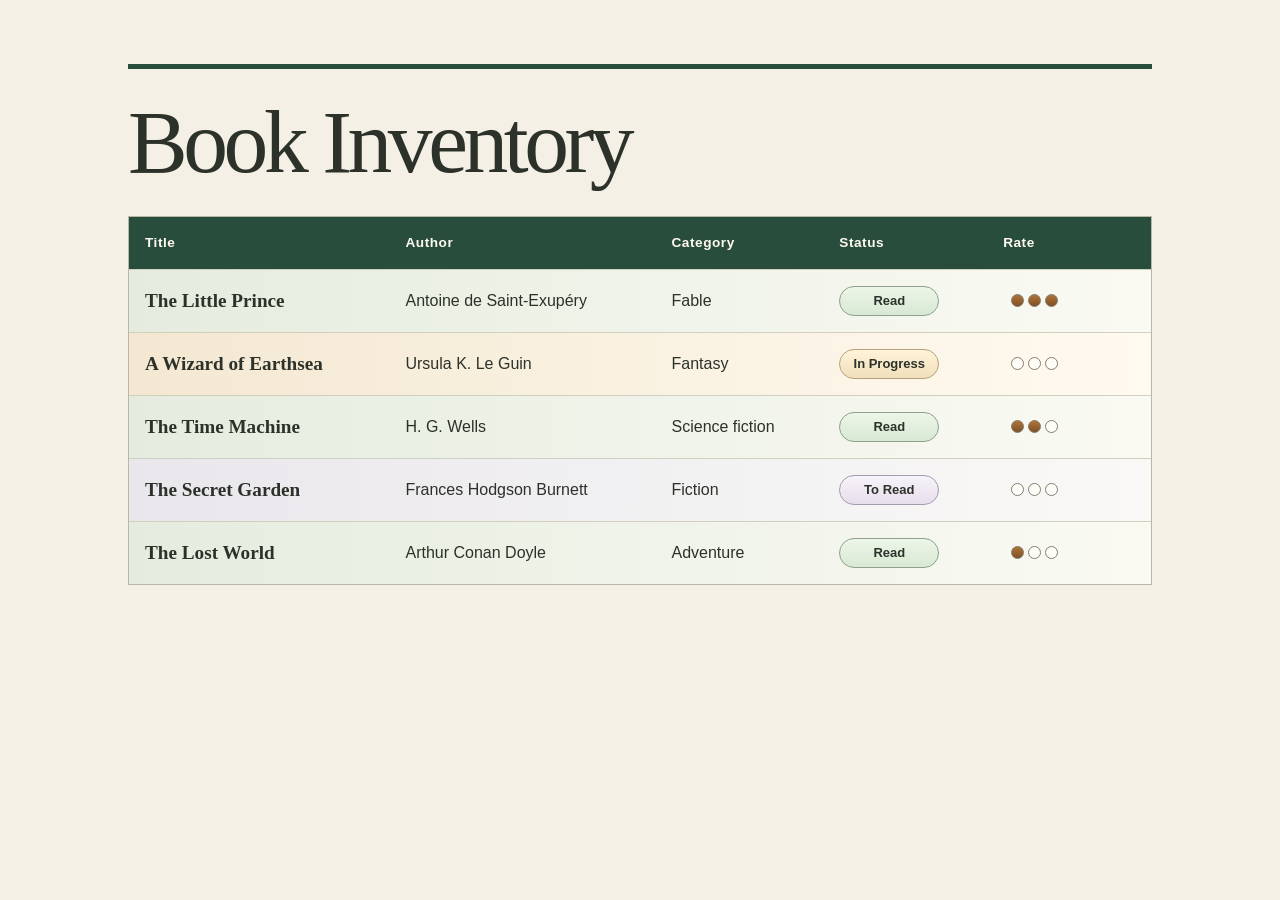
<file: Build-a-Book-Inventory-App/index.html>
<!doctype html>
<html lang="en">
<head>
  <meta charset="utf-8">
  <meta name="viewport" content="width=device-width, initial-scale=1">
  <title>Book Inventory</title>
  <style>
    * { box-sizing: border-box; }
    body {
      margin: 0;
      background: #f4f0e6;
      color: #2c322a;
      font: 1rem/1.5 "Source Sans 3", Arial, sans-serif;
    }
    main { max-width: 72rem; margin: auto; padding: clamp(1rem, 5vw, 4rem); }
    header { border-top: 5px solid #294d3d; padding: 1.5rem 0; }
    h1 {
      margin: 0;
      font: normal clamp(3rem, 7vw, 6rem)/1.1 "Baskervville", Georgia, serif;
      letter-spacing: -.05em;
    }
    .table-wrap { overflow-x: auto; border: 1px solid #b8b8a6; }
    .table-wrap:focus-visible { outline: 3px solid #48684d; outline-offset: 3px; }
    table { width: 100%; min-width: 46rem; border-collapse: collapse; }
    thead { background: #294d3d; color: #fffaf0; }
    th, td { padding: 1rem; text-align: left; }
    th { font-size: .85rem; letter-spacing: .04em; }
    td { border-top: 1px solid #d1d0bf; }
    td:first-child { font: bold 1.2rem Georgia, serif; }
    tr[class="read"] { background-image: linear-gradient(90deg, #e5ecdf, #fafaf3); }
    tr[class="to-read"] { background-image: linear-gradient(90deg, #e9e7ec, #faf9f7); }
    tr[class="in-progress"] { background-image: linear-gradient(90deg, #f4e8d2, #fffaf0); }

    span { display: inline-block; }
    tr[class="to-read"] span[class="status"] {
      border: 1px solid #a69aaf;
      background-image: linear-gradient(#f7f3f8, #e7deec);
    }
    tr[class="read"] span[class="status"] {
      border: 1px solid #8da18c;
      background-image: linear-gradient(#edf6e8, #d8e8d4);
    }
    tr[class="in-progress"] span[class="status"] {
      border: 1px solid #b8a17b;
      background-image: linear-gradient(#fff3d9, #f0dfbb);
    }
    span[class="status"], span[class^="rate"] {
      height: 30px;
      width: 100px;
      padding: 4px 6px;
      text-align: center;
    }
    span[class="status"] { border-radius: 20px; font-size: 13px; font-weight: bold; }
    span[class^="rate"] { text-align: left; white-space: nowrap; }
    span[class^="rate"] > span {
      border: 1px solid #857e6f;
      border-radius: 50%;
      margin: 0 2px;
      height: 13px;
      width: 13px;
      background-color: #fffdf7;
    }
    span[class~="one"] span:first-child {
      background-image: linear-gradient(#ae7438, #805025);
    }
    span[class~="two"] span:nth-child(-n+2) {
      background-image: linear-gradient(#ae7438, #805025);
    }
    span[class~="three"] span {
      background-image: linear-gradient(#ae7438, #805025);
    }
  </style>
</head>
<body>
  <main>
    <header><h1 id="inventory-title">Book Inventory</h1></header>
    <div class="table-wrap" role="region" aria-labelledby="inventory-title" tabindex="0">
      <table aria-labelledby="inventory-title">
        <thead>
          <tr>
            <th scope="col">Title</th>
            <th scope="col">Author</th>
            <th scope="col">Category</th>
            <th scope="col">Status</th>
            <th scope="col">Rate</th>
          </tr>
        </thead>
        <tbody>
          <tr class="read">
            <td>The Little Prince</td>
            <td>Antoine de Saint-Exupéry</td>
            <td>Fable</td>
            <td><span class="status">Read</span></td>
            <td><span class="rate three" role="img" aria-label="3 out of 3"><span></span><span></span><span></span></span></td>
          </tr>
          <tr class="in-progress">
            <td>A Wizard of Earthsea</td>
            <td>Ursula K. Le Guin</td>
            <td>Fantasy</td>
            <td><span class="status">In Progress</span></td>
            <td><span class="rate" role="img" aria-label="Not rated"><span></span><span></span><span></span></span></td>
          </tr>
          <tr class="read">
            <td>The Time Machine</td>
            <td>H. G. Wells</td>
            <td>Science fiction</td>
            <td><span class="status">Read</span></td>
            <td><span class="rate two" role="img" aria-label="2 out of 3"><span></span><span></span><span></span></span></td>
          </tr>
          <tr class="to-read">
            <td>The Secret Garden</td>
            <td>Frances Hodgson Burnett</td>
            <td>Fiction</td>
            <td><span class="status">To Read</span></td>
            <td><span class="rate" role="img" aria-label="Not rated"><span></span><span></span><span></span></span></td>
          </tr>
          <tr class="read">
            <td>The Lost World</td>
            <td>Arthur Conan Doyle</td>
            <td>Adventure</td>
            <td><span class="status">Read</span></td>
            <td><span class="rate one" role="img" aria-label="1 out of 3"><span></span><span></span><span></span></span></td>
          </tr>
        </tbody>
      </table>
    </div>
  </main>
</body>
</html>
</file>
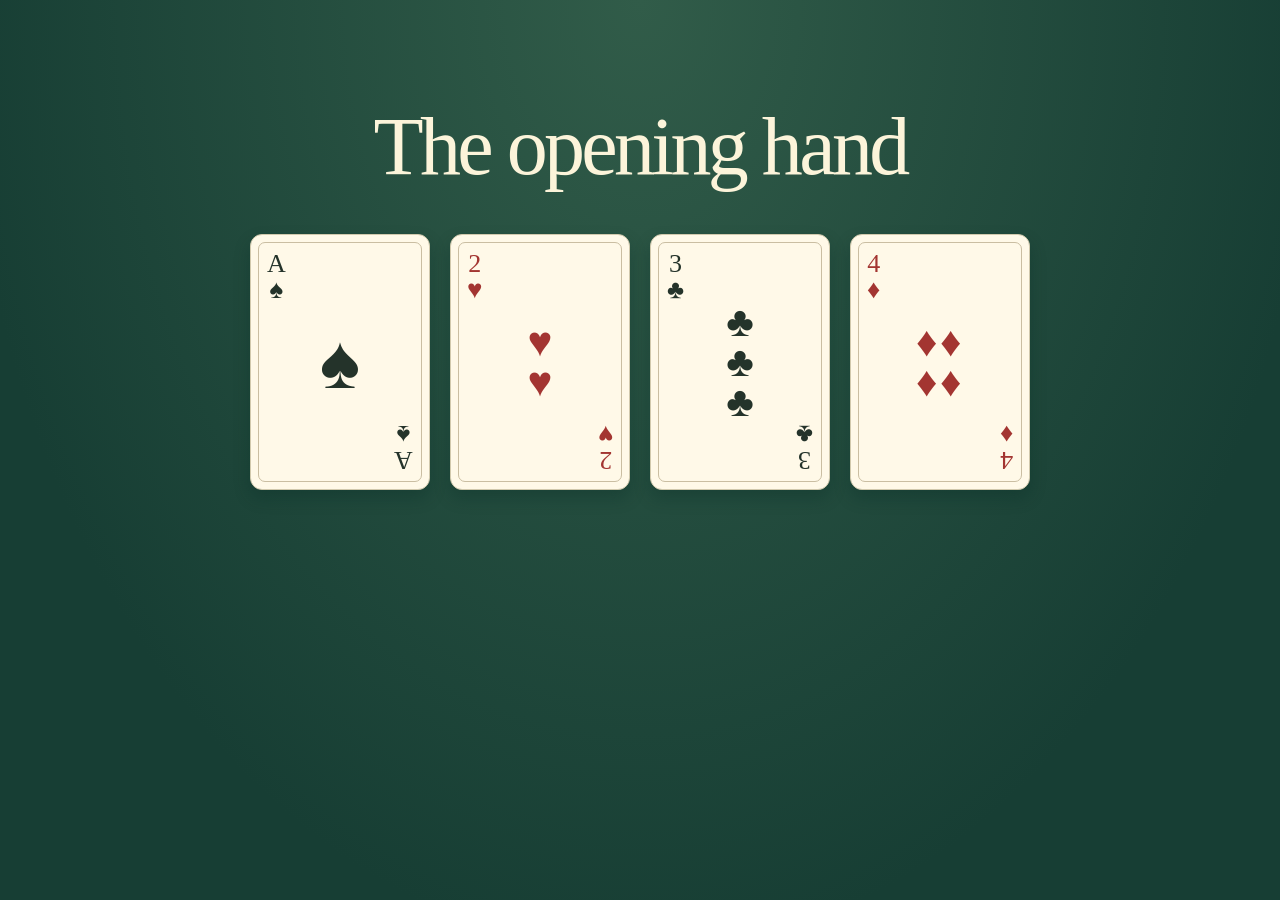
<file: Build-a-Page-of-Playing-Cards/index.html>
<!doctype html>
<html lang="en">
<head>
  <meta charset="utf-8">
  <meta name="viewport" content="width=device-width, initial-scale=1">
  <title>The opening hand</title>
  <style>
* { box-sizing: border-box; }
body {
  margin: 0;
  min-height: 100vh;
  padding: clamp(32px, 8vw, 100px) 16px;
  color: #fcf4da;
  background-color: #173e34;
  background-image: radial-gradient(ellipse at top, #315c49, transparent 75%);
  font-family: "Instrument Serif", Georgia, serif;
}
h1 {
  margin: 0 auto 40px;
  text-align: center;
  font-weight: 400;
  font-size: clamp(44px, 7vw, 82px);
  letter-spacing: -.045em;
}
#playing-cards {
  display: flex;
  justify-content: center;
  flex-wrap: wrap;
  gap: 20px;
}
.card {
  width: 180px;
  height: 256px;
  display: flex;
  justify-content: space-between;
  position: relative;
  padding: 16px;
  color: #24332a;
  background: #fff9e8;
  border: 1px solid #d1c9ad;
  border-radius: 12px;
  box-shadow: 0 8px 16px #082b234d;
}
.card::before {
  content: "";
  position: absolute;
  inset: 7px;
  border: 1px solid #cabea2;
  border-radius: 7px;
  pointer-events: none;
}
.red { color: #a33531; }
.left, .right {
  display: flex;
  flex-direction: column;
  align-items: center;
  font-size: 26px;
  line-height: 1;
}
.left { align-self: flex-start; }
.middle {
  align-self: center;
  display: flex;
  flex-direction: column;
  align-items: center;
  font-size: 42px;
  line-height: .96;
}
.right {
  align-self: flex-end;
  transform: rotate(180deg);
}
.ace .middle { font-size: 76px; }
.pair { letter-spacing: .06em; }
  </style>
</head>
<body>
  <h1 id="hand-title">The opening hand</h1>
  <main id="playing-cards" aria-labelledby="hand-title">
    <div class="card ace" role="img" aria-label="Ace of spades">
      <div class="left"><span>A</span><span>♠</span></div>
      <div class="middle"><span>♠</span></div>
      <div class="right"><span>A</span><span>♠</span></div>
    </div>
    <div class="card red" role="img" aria-label="Two of hearts">
      <div class="left"><span>2</span><span>♥</span></div>
      <div class="middle"><span>♥</span><span>♥</span></div>
      <div class="right"><span>2</span><span>♥</span></div>
    </div>
    <div class="card" role="img" aria-label="Three of clubs">
      <div class="left"><span>3</span><span>♣</span></div>
      <div class="middle"><span>♣</span><span>♣</span><span>♣</span></div>
      <div class="right"><span>3</span><span>♣</span></div>
    </div>
    <div class="card red" role="img" aria-label="Four of diamonds">
      <div class="left"><span>4</span><span>♦</span></div>
      <div class="middle"><span class="pair">♦♦</span><span class="pair">♦♦</span></div>
      <div class="right"><span>4</span><span>♦</span></div>
    </div>
  </main>
</body>
</html>
</file>
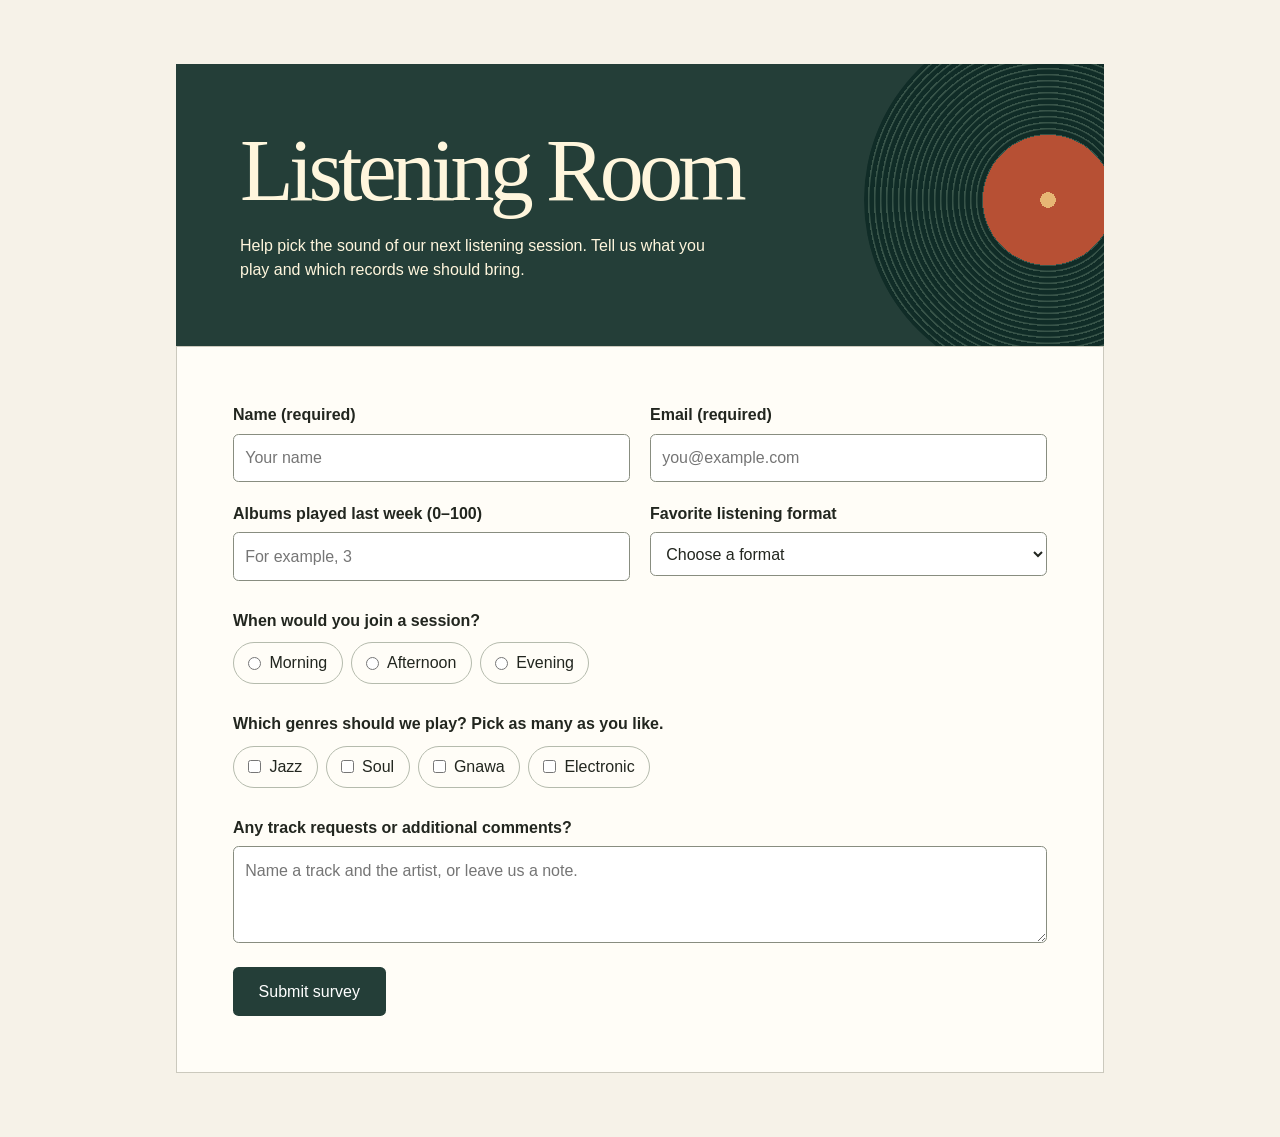
<file: Build-a-Survey-Form/index.html>
<!doctype html>
<html lang="en">
<head>
  <meta charset="utf-8">
  <meta name="viewport" content="width=device-width, initial-scale=1">
  <title>Listening Room | Music survey</title>
  <style>
    * { box-sizing: border-box; }
    body { margin: 0; background: #f6f2e8; color: #22261f; font: 1rem/1.5 "DM Sans", Arial, sans-serif; }
    main { max-width: 66rem; margin: auto; padding: clamp(1rem, 5vw, 4rem); }
    header { position: relative; overflow: hidden; isolation: isolate; background: #243e38; color: #fff6dd; padding: clamp(1.5rem, 5vw, 4rem); }
    header::after { content: ""; position: absolute; z-index: -1; top: -3rem; right: -8rem; width: 23rem; aspect-ratio: 1; border-radius: 50%; background: radial-gradient(circle, #e7b674 0 3%, #b75034 3% 25%, transparent 25%), repeating-radial-gradient(circle, #102c27 0 4px, #385449 5px 6px); }
    h1 { margin: 0; max-width: 7em; font: 500 clamp(3rem, 7vw, 5.5rem)/.98 "Instrument Serif", Georgia, serif; letter-spacing: -.055em; }
    header p { max-width: 31rem; margin: 1.25rem 0 0; }
    form { background: #fffdf7; border: 1px solid #cbc9bd; padding: clamp(1.25rem, 5vw, 3.5rem); }
    .grid { display: grid; grid-template-columns: repeat(2, minmax(0, 1fr)); gap: 1.25rem; }
    label, legend { font-weight: 600; }
    .grid label, .comments { display: block; margin-bottom: .4rem; }
    input, select, textarea, button { font: inherit; }
    .grid input, select, textarea { width: 100%; border: 1px solid #888d80; border-radius: .35rem; background: #fff; color: inherit; padding: .7rem; }
    fieldset { margin: 1.75rem 0; padding: 0; border: 0; }
    legend { padding: 0; margin-bottom: .6rem; }
    .choices { display: flex; flex-wrap: wrap; gap: .5rem; }
    .choices label { display: flex; align-items: center; gap: .5rem; padding: .5rem .9rem; border: 1px solid #b5bbad; border-radius: 2rem; font-weight: 400; cursor: pointer; }
    .choices label:has(:checked) { background: #e1edda; border-color: #32664e; }
    .choices input { margin: 0; accent-color: #285844; }
    textarea { display: block; resize: vertical; }
    button { margin-top: 1.5rem; padding: .8rem 1.6rem; background: #243e38; color: white; border: 0; border-radius: .35rem; cursor: pointer; }
    button:hover { background: #365c50; }
    :focus-visible { outline: 3px solid #ac5829; outline-offset: 3px; }
    #status:not(:empty) { margin-top: 1rem; display: block; }
    @media (max-width: 45rem) {
      .grid { grid-template-columns: 1fr; }
      header::after { width: 13rem; right: -8rem; top: -6rem; }
    }
  </style>
</head>
<body>
  <main>
    <header>
      <h1 id="title">Listening Room</h1>
      <p id="description">Help pick the sound of our next listening session. Tell us what you play and which records we should bring.</p>
    </header>
    <form id="survey-form">
      <div class="grid">
        <div>
          <label for="name" id="name-label">Name (required)</label>
          <input type="text" id="name" name="name" autocomplete="name" placeholder="Your name" required>
        </div>
        <div>
          <label for="email" id="email-label">Email (required)</label>
          <input type="email" id="email" name="email" autocomplete="email" placeholder="you@example.com" required>
        </div>
        <div>
          <label for="number" id="number-label">Albums played last week (0–100)</label>
          <input type="number" id="number" name="albums" min="0" max="100" placeholder="For example, 3">
        </div>
        <div>
          <label for="dropdown">Favorite listening format</label>
          <select id="dropdown" name="format">
            <option value="" disabled selected>Choose a format</option>
            <option>Streaming</option>
            <option>Vinyl</option>
            <option>CD</option>
            <option>Cassette</option>
          </select>
        </div>
      </div>
      <fieldset>
        <legend>When would you join a session?</legend>
        <div class="choices">
          <label><input type="radio" name="session" value="morning"> Morning</label>
          <label><input type="radio" name="session" value="afternoon"> Afternoon</label>
          <label><input type="radio" name="session" value="evening"> Evening</label>
        </div>
      </fieldset>
      <fieldset>
        <legend>Which genres should we play? Pick as many as you like.</legend>
        <div class="choices">
          <label><input type="checkbox" name="genre" value="jazz"> Jazz</label>
          <label><input type="checkbox" name="genre" value="soul"> Soul</label>
          <label><input type="checkbox" name="genre" value="gnawa"> Gnawa</label>
          <label><input type="checkbox" name="genre" value="electronic"> Electronic</label>
        </div>
      </fieldset>
      <label class="comments" for="comments">Any track requests or additional comments?</label>
      <textarea id="comments" name="comments" rows="3" placeholder="Name a track and the artist, or leave us a note."></textarea>
      <button type="submit" id="submit">Submit survey</button>
      <output id="status" aria-live="polite"></output>
    </form>
  </main>
  <script>
    const form = document.getElementById("survey-form");
    const statusMessage = document.getElementById("status");
    form.addEventListener("submit", (event) => {
      event.preventDefault();
      statusMessage.textContent = "Thanks, " + form.elements.namedItem("name").value + "! Your demo response is complete.";
    });
    form.addEventListener("input", () => { statusMessage.textContent = ""; });
  </script>
</body>
</html>
</file>
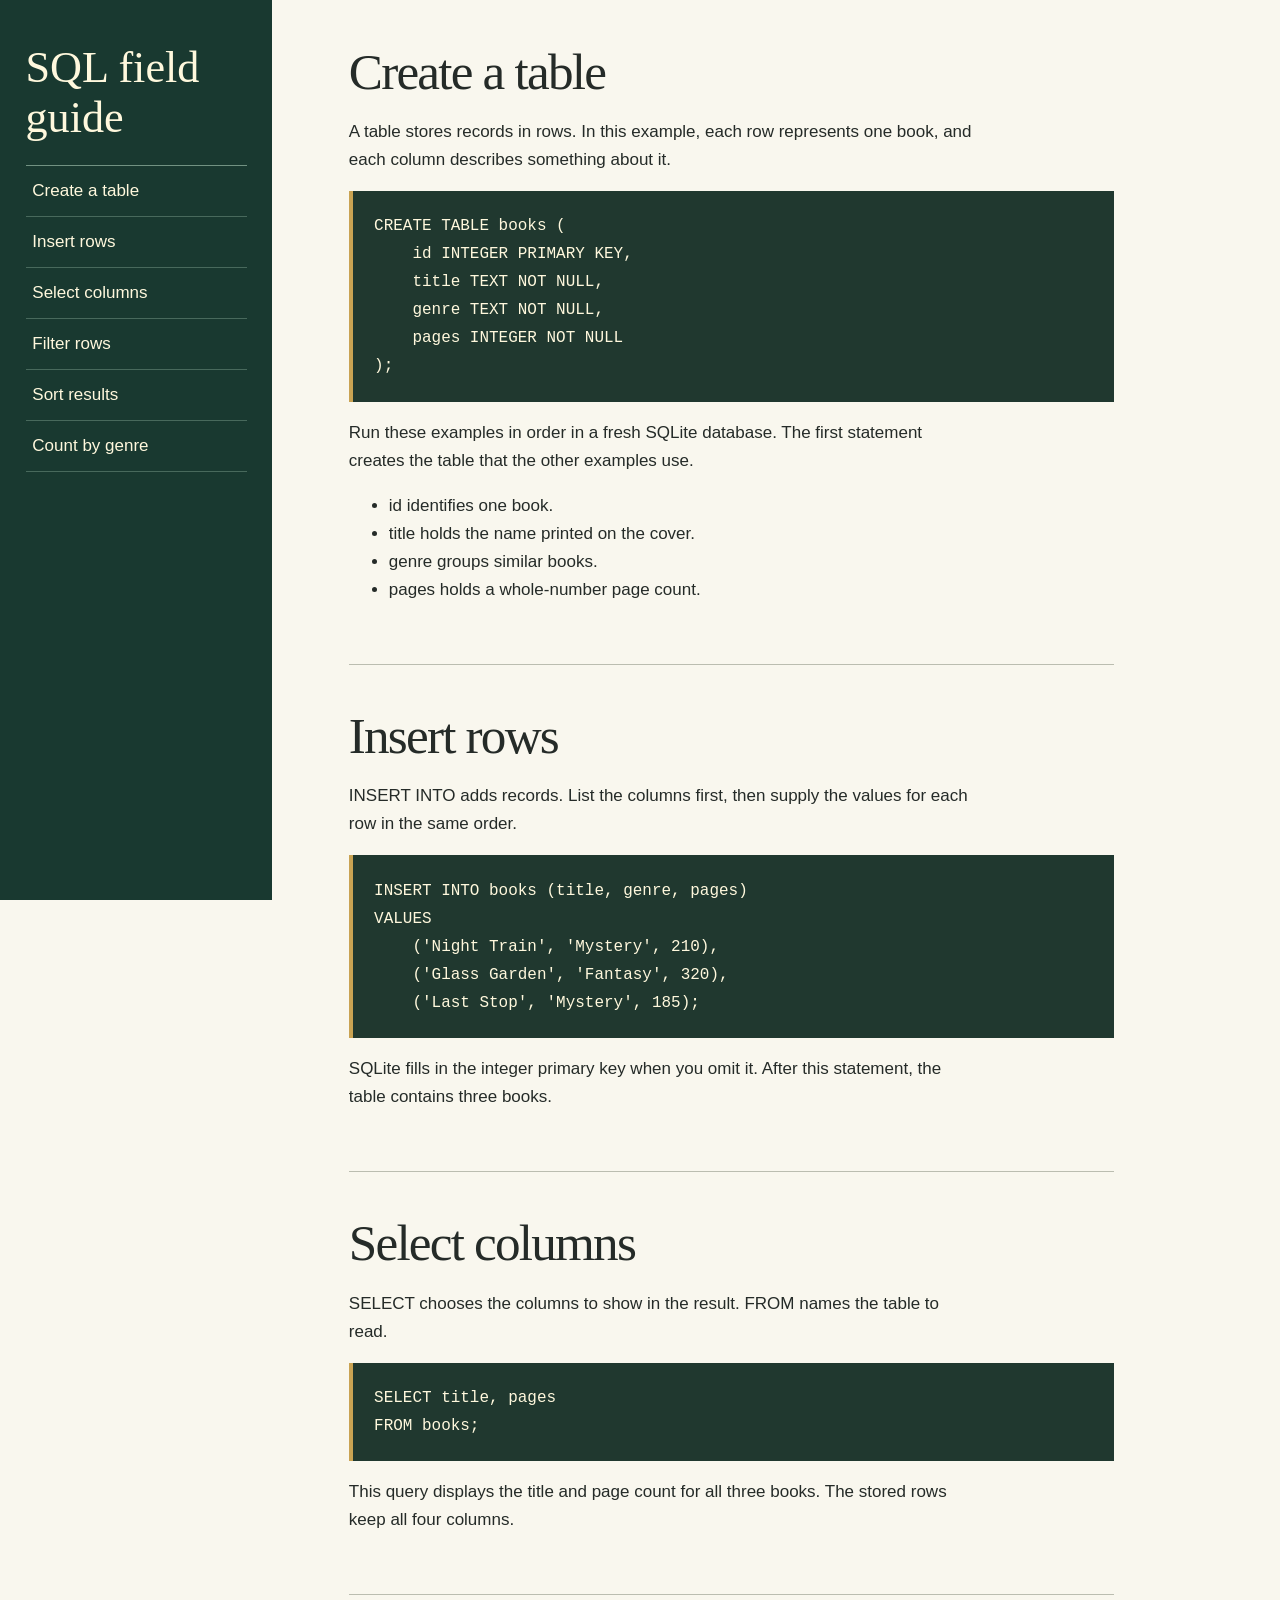
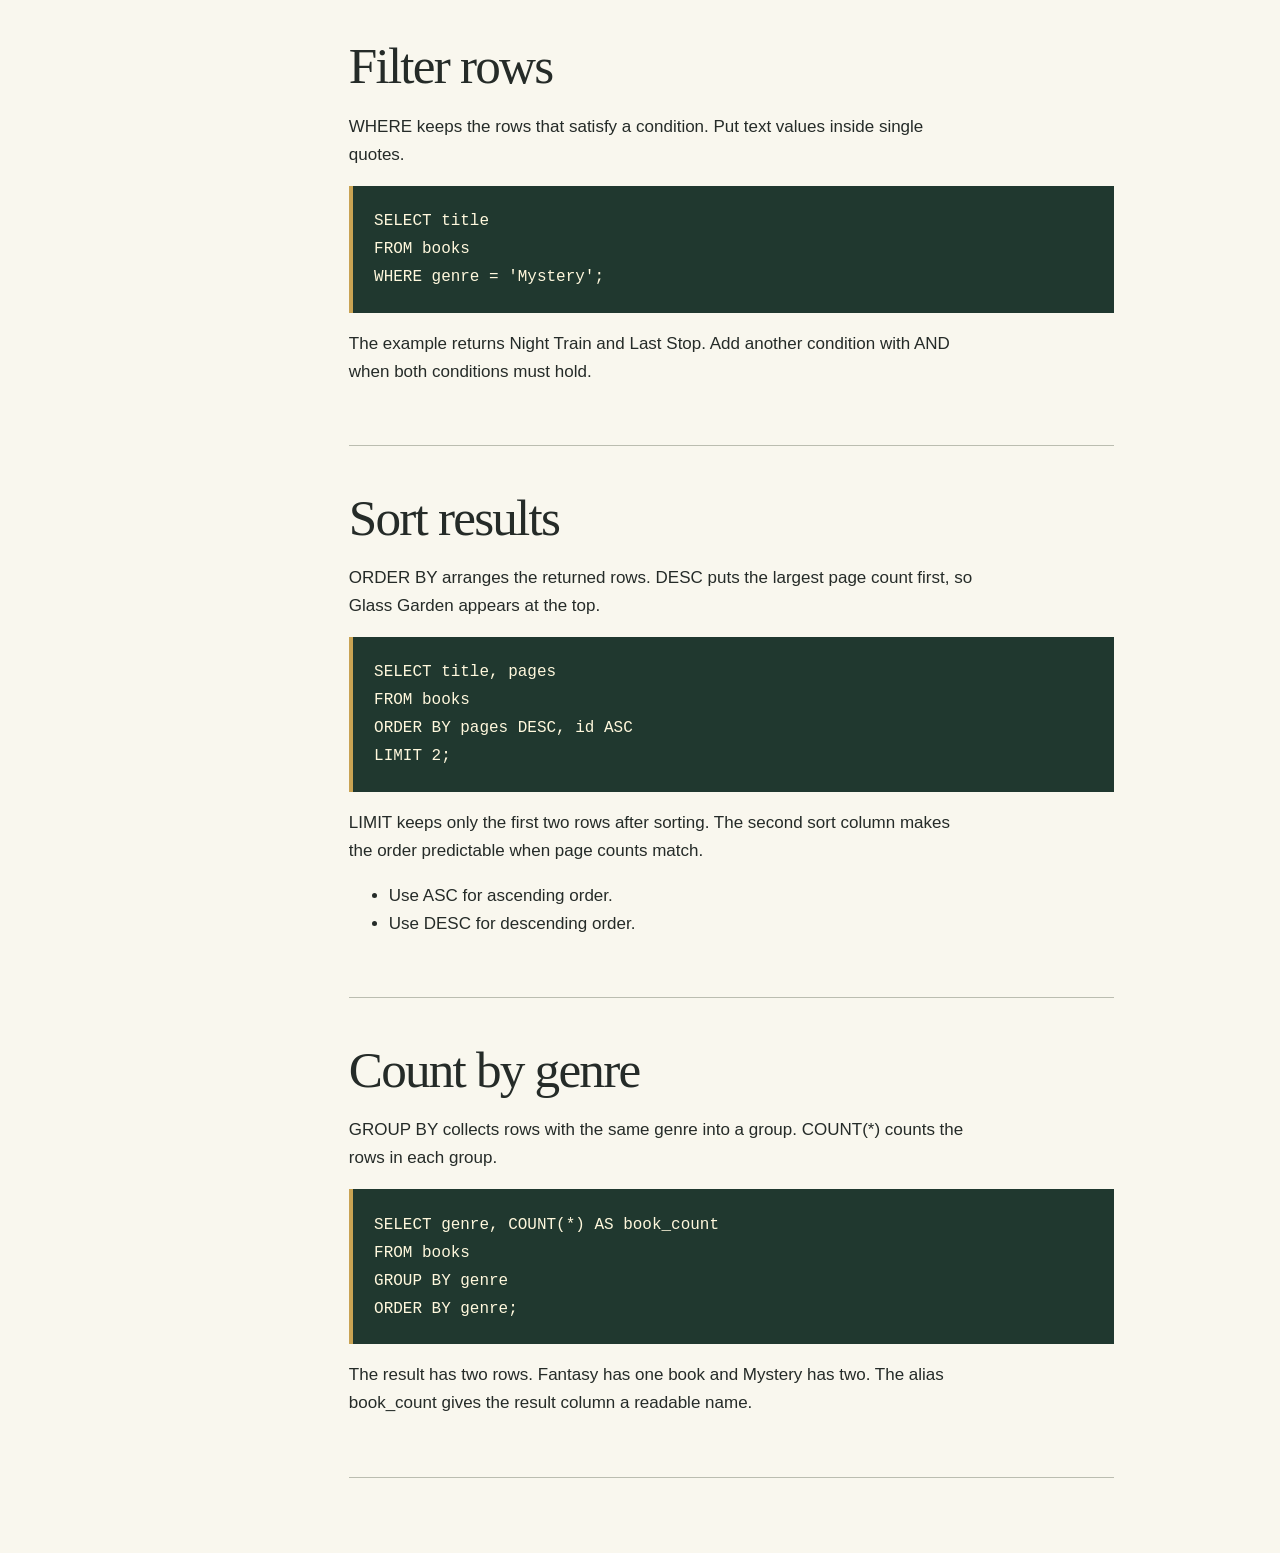
<file: Build-a-Technical-Documentation-Page/index.html>
<!doctype html>
<html lang="en">
<head>
  <meta charset="utf-8">
  <meta name="viewport" content="width=device-width, initial-scale=1">
  <title>SQL field guide</title>
  <link rel="stylesheet" href="styles.css">
</head>
<body>
  <nav id="navbar" aria-label="Guide sections">
    <header><h1>SQL field guide</h1></header>
    <a class="nav-link" href="#Create_a_table">Create a table</a>
    <a class="nav-link" href="#Insert_rows">Insert rows</a>
    <a class="nav-link" href="#Select_columns">Select columns</a>
    <a class="nav-link" href="#Filter_rows">Filter rows</a>
    <a class="nav-link" href="#Sort_results">Sort results</a>
    <a class="nav-link" href="#Count_by_genre">Count by genre</a>
  </nav>
  <main id="main-doc">
    <section class="main-section" id="Create_a_table">
      <header><h2>Create a table</h2></header>
      <p>A table stores records in rows. In this example, each row represents one book, and each column describes something about it.</p>
      <pre><code>CREATE TABLE books (
    id INTEGER PRIMARY KEY,
    title TEXT NOT NULL,
    genre TEXT NOT NULL,
    pages INTEGER NOT NULL
);</code></pre>
      <p>Run these examples in order in a fresh SQLite database. The first statement creates the table that the other examples use.</p>
      <ul>
        <li>id identifies one book.</li>
        <li>title holds the name printed on the cover.</li>
        <li>genre groups similar books.</li>
        <li>pages holds a whole-number page count.</li>
      </ul>
    </section>
    <section class="main-section" id="Insert_rows">
      <header><h2>Insert rows</h2></header>
      <p>INSERT INTO adds records. List the columns first, then supply the values for each row in the same order.</p>
      <pre><code>INSERT INTO books (title, genre, pages)
VALUES
    (&#x27;Night Train&#x27;, &#x27;Mystery&#x27;, 210),
    (&#x27;Glass Garden&#x27;, &#x27;Fantasy&#x27;, 320),
    (&#x27;Last Stop&#x27;, &#x27;Mystery&#x27;, 185);</code></pre>
      <p>SQLite fills in the integer primary key when you omit it. After this statement, the table contains three books.</p>
    </section>
    <section class="main-section" id="Select_columns">
      <header><h2>Select columns</h2></header>
      <p>SELECT chooses the columns to show in the result. FROM names the table to read.</p>
      <pre><code>SELECT title, pages
FROM books;</code></pre>
      <p>This query displays the title and page count for all three books. The stored rows keep all four columns.</p>
    </section>
    <section class="main-section" id="Filter_rows">
      <header><h2>Filter rows</h2></header>
      <p>WHERE keeps the rows that satisfy a condition. Put text values inside single quotes.</p>
      <pre><code>SELECT title
FROM books
WHERE genre = &#x27;Mystery&#x27;;</code></pre>
      <p>The example returns Night Train and Last Stop. Add another condition with AND when both conditions must hold.</p>
    </section>
    <section class="main-section" id="Sort_results">
      <header><h2>Sort results</h2></header>
      <p>ORDER BY arranges the returned rows. DESC puts the largest page count first, so Glass Garden appears at the top.</p>
      <pre><code>SELECT title, pages
FROM books
ORDER BY pages DESC, id ASC
LIMIT 2;</code></pre>
      <p>LIMIT keeps only the first two rows after sorting. The second sort column makes the order predictable when page counts match.</p>
      <ul>
        <li>Use ASC for ascending order.</li>
        <li>Use DESC for descending order.</li>
      </ul>
    </section>
    <section class="main-section" id="Count_by_genre">
      <header><h2>Count by genre</h2></header>
      <p>GROUP BY collects rows with the same genre into a group. COUNT(*) counts the rows in each group.</p>
      <pre><code>SELECT genre, COUNT(*) AS book_count
FROM books
GROUP BY genre
ORDER BY genre;</code></pre>
      <p>The result has two rows. Fantasy has one book and Mystery has two. The alias book_count gives the result column a readable name.</p>
    </section>
  </main>
</body>
</html>
</file>
<file: Build-a-Technical-Documentation-Page/styles.css>
* { box-sizing: border-box; }
:root { color: #252b28; background: #f9f7ee; font: 17px/1.65 "Source Sans 3", Arial, sans-serif; }
body { margin: 0; }
#navbar {
  position: fixed;
  left: 0;
  top: 0;
  bottom: 0;
  width: 16rem;
  overflow-y: auto;
  padding: 2.5rem 1.5rem;
  background: #193930;
  color: #fff8dd;
}
#navbar header { padding-bottom: 1.25rem; border-bottom: 1px solid #729282; }
h1, h2 { margin: 0; font-family: "Baskervville", Georgia, serif; font-weight: 400; line-height: 1.14; }
h1 { font-size: 2.6rem; }
h2 { font-size: clamp(2rem, 4vw, 3.3rem); letter-spacing: -.035em; }
.nav-link { display: block; padding: .65rem .4rem; color: inherit; text-decoration: none; border-bottom: 1px solid #48695c; }
.nav-link:hover, .nav-link:focus-visible { color: #fff; background: #305245; text-decoration: underline; }
#main-doc { margin-left: 16rem; padding: 0 clamp(1rem, 6vw, 5rem) 4rem; }
.main-section { max-width: 45rem; padding: 2.5rem 0; border-bottom: 1px solid #bbbdb0; }
.main-section:target h2 { text-decoration: underline; text-decoration-color: #b5bfa2; text-underline-offset: .15em; }
p, ul { max-width: 66ch; }
pre { overflow-x: auto; padding: 1.25rem; border-left: 4px solid #c9a353; background: #20382f; color: #fff8dd; }
code { font: .94em/1.65 "IBM Plex Mono", monospace; }
@media (max-width: 760px) {
  #navbar { position: static; width: 100%; padding: 1.25rem; }
  #navbar header { margin-bottom: .5rem; }
  .nav-link { display: inline-block; margin-right: .75rem; }
  #main-doc { margin-left: 0; }
  .main-section { padding: 1.75rem 0; }
}
</file>
